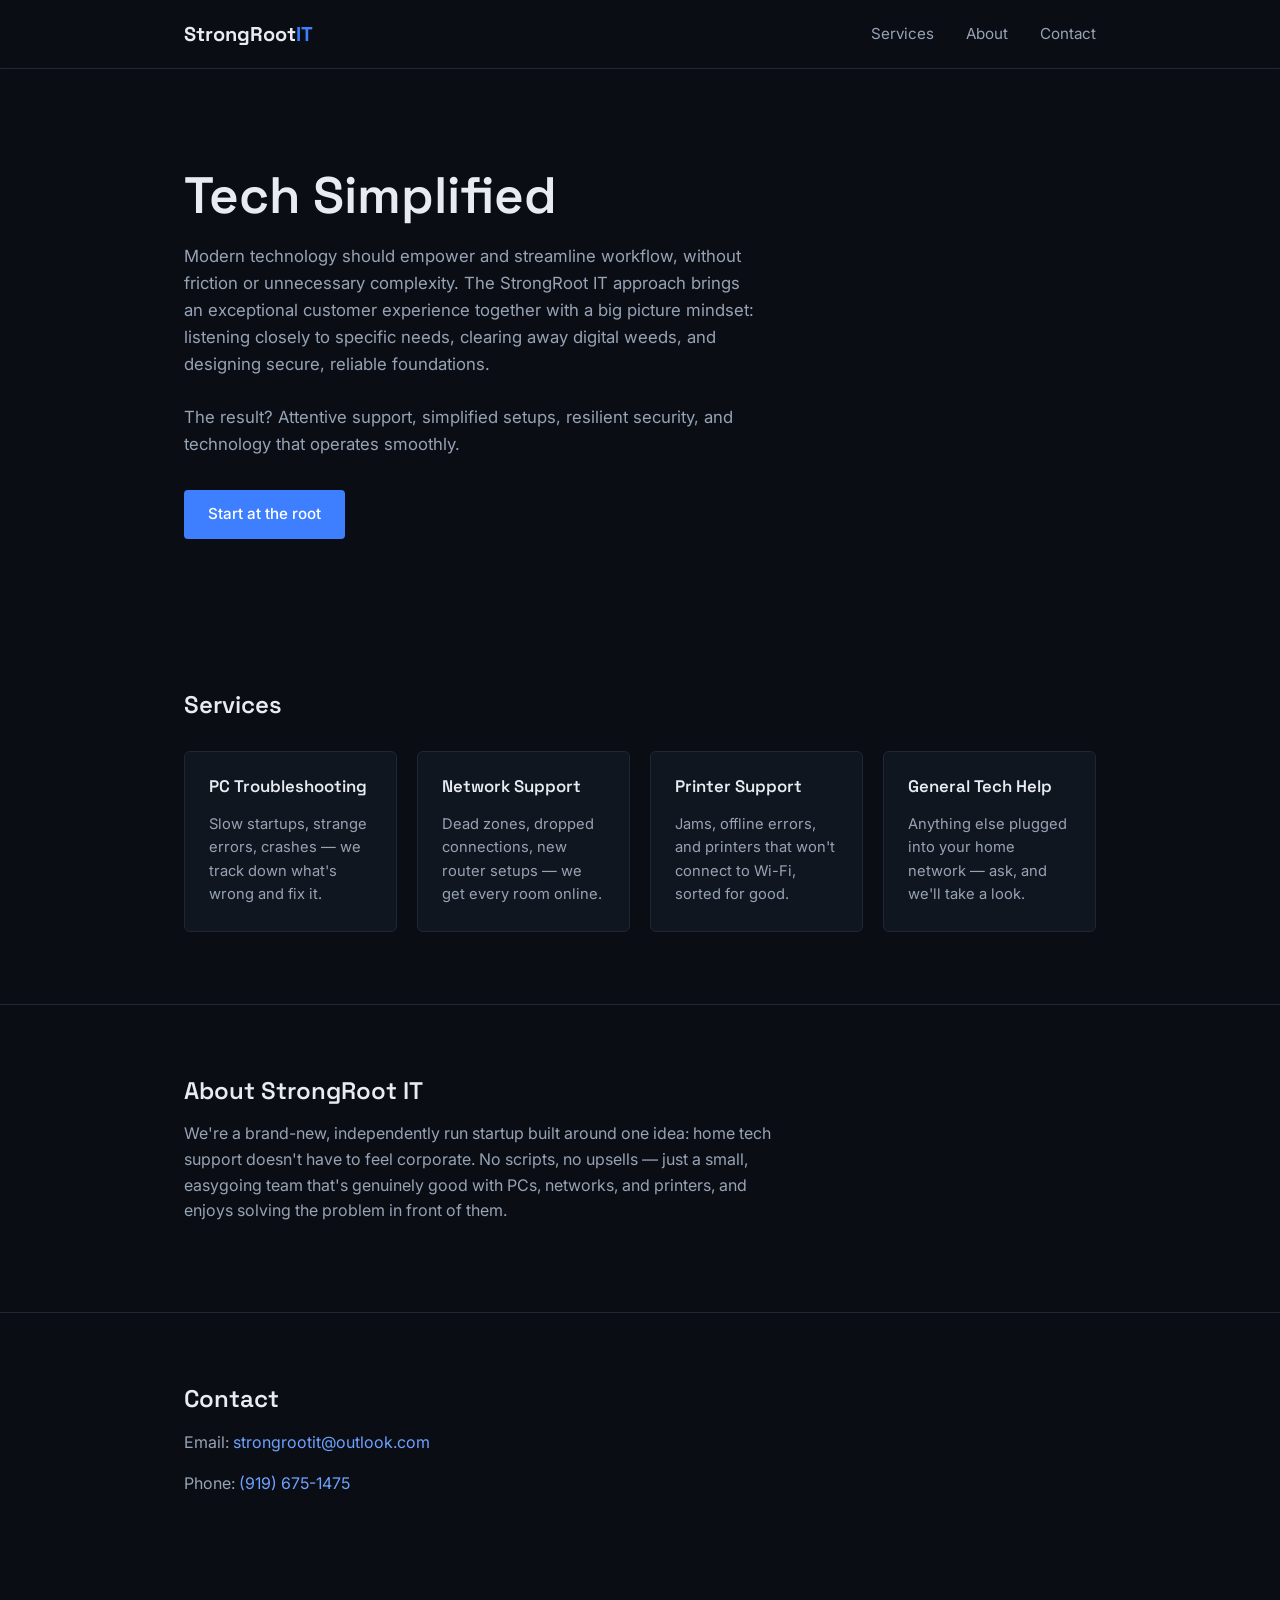
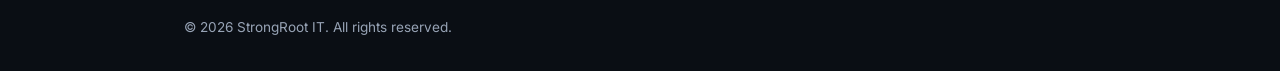
<file: index.html>
<!DOCTYPE html>
<html lang="en">
<head>
  <meta charset="UTF-8">
  <meta name="viewport" content="width=device-width, initial-scale=1.0">
  <title>StrongRoot IT | Managed IT Support, AI, Networking &amp; Performance</title>
  <link rel="stylesheet" href="style.css">
  <link rel="preconnect" href="https://fonts.googleapis.com">
  <link rel="preconnect" href="https://fonts.gstatic.com" crossorigin>
  <link href="https://fonts.googleapis.com/css2?family=Space+Grotesk:wght@500;600;700&family=Inter:wght@400;500&display=swap" rel="stylesheet">
</head>
<body>

  <header class="site-header">
    <div class="wrap header-inner">
      <a href="/" class="logo">StrongRoot<span>IT</span></a>
      <nav>
        <a href="#services">Services</a>
        <a href="#about">About</a>
        <a href="#contact">Contact</a>
      </nav>
    </div>
  </header>

 <main>
  <section class="hero">
    <div class="wrap">
      <h1>Tech Simplified</h1>
      <p class="hero-sub">
        Modern technology should empower and streamline workflow, without friction or unnecessary complexity. The StrongRoot IT approach brings an exceptional customer experience together with a big picture mindset: listening closely to specific needs, clearing away digital weeds, and designing secure, reliable foundations.
        <br><br>
        The result? Attentive support, simplified setups, resilient security, and technology that operates smoothly.
      </p>
      <a href="#contact" class="btn">Start at the root</a>
    </div>
  </section>
</main>

    <section id="services" class="services">
      <div class="wrap">
        <h2>Services</h2>
        <div class="service-grid">
          <div class="service-card">
            <h3>PC Troubleshooting</h3>
            <p>Slow startups, strange errors, crashes — we track down what's wrong and fix it.</p>
          </div>
          <div class="service-card">
            <h3>Network Support</h3>
            <p>Dead zones, dropped connections, new router setups — we get every room online.</p>
          </div>
          <div class="service-card">
            <h3>Printer Support</h3>
            <p>Jams, offline errors, and printers that won't connect to Wi-Fi, sorted for good.</p>
          </div>
          <div class="service-card">
            <h3>General Tech Help</h3>
            <p>Anything else plugged into your home network — ask, and we'll take a look.</p>
          </div>
        </div>
      </div>
    </section>

    <section id="about" class="about">
      <div class="wrap">
        <h2>About StrongRoot IT</h2>
        <p>
          We're a brand-new, independently run startup built around one idea:
          home tech support doesn't have to feel corporate. No scripts, no
          upsells — just a small, easygoing team that's genuinely good with
          PCs, networks, and printers, and enjoys solving the problem in
          front of them.
        </p>
      </div>
    </section>

    <section id="contact" class="contact">
      <div class="wrap">
        <h2>Contact</h2>
        <p>Email: <a href="mailto:strongrootit@outlook.com">strongrootit@outlook.com</a></p>
        <p>Phone: <a href="tel:+19196751475">(919) 675-1475</a></p>
      </div>
    </section>
  </main>

  <footer class="site-footer">
    <div class="wrap">
      <p>&copy; 2026 StrongRoot IT. All rights reserved.</p>
    </div>
  </footer>

</body>
</html>
</file>
<file: style.css>
:root {
  --bg: #0a0e14;
  --bg-raised: #10161f;
  --border: #1e2733;
  --blue: #3d7fff;
  --blue-bright: #6ea1ff;
  --text: #e8ecf2;
  --text-dim: #97a3b5;
  --font-display: 'Space Grotesk', 'Segoe UI', sans-serif;
  --font-body: 'Inter', 'Segoe UI', sans-serif;
}

* {
  box-sizing: border-box;
}

html {
  scroll-behavior: smooth;
}

body {
  margin: 0;
  background: var(--bg);
  color: var(--text);
  font-family: var(--font-body);
  line-height: 1.6;
}

.wrap {
  max-width: 960px;
  margin: 0 auto;
  padding: 0 24px;
}

a {
  color: var(--blue-bright);
  text-decoration: none;
}

a:hover,
a:focus-visible {
  text-decoration: underline;
}

h1, h2, h3 {
  font-family: var(--font-display);
  font-weight: 600;
  line-height: 1.2;
  margin: 0 0 16px;
}

/* Header */

.site-header {
  border-bottom: 1px solid var(--border);
  position: sticky;
  top: 0;
  background: rgba(10, 14, 20, 0.9);
  backdrop-filter: blur(6px);
  z-index: 10;
}

.header-inner {
  display: flex;
  align-items: center;
  justify-content: space-between;
  padding-top: 18px;
  padding-bottom: 18px;
}

.logo {
  font-family: var(--font-display);
  font-weight: 700;
  font-size: 1.25rem;
  color: var(--text);
}

.logo span {
  color: var(--blue);
}

.logo:hover {
  text-decoration: none;
}

nav a {
  color: var(--text-dim);
  margin-left: 28px;
  font-size: 0.95rem;
}

nav a:hover,
nav a:focus-visible {
  color: var(--text);
}

/* Hero */

.hero {
  padding: 96px 0 80px;
  border-bottom: 1px solid var(--border);
}

.hero h1 {
  font-size: clamp(2rem, 5vw, 3.2rem);
  max-width: 14ch;
  color: var(--text);
}

.hero-sub {
  color: var(--text-dim);
  max-width: 52ch;
  font-size: 1.05rem;
  margin-bottom: 32px;
}

.btn {
  display: inline-block;
  background: var(--blue);
  color: #fff;
  padding: 12px 24px;
  border-radius: 4px;
  font-weight: 500;
  font-size: 0.95rem;
}

.btn:hover,
.btn:focus-visible {
  background: var(--blue-bright);
  text-decoration: none;
}

/* Sections */

section {
  padding: 72px 0;
  border-bottom: 1px solid var(--border);
}

section:last-of-type {
  border-bottom: none;
}

.service-grid {
  display: grid;
  grid-template-columns: repeat(auto-fit, minmax(200px, 1fr));
  gap: 20px;
  margin-top: 32px;
}

.service-card {
  background: var(--bg-raised);
  border: 1px solid var(--border);
  border-radius: 6px;
  padding: 24px;
}

.service-card h3 {
  font-size: 1.05rem;
  color: var(--text);
}

.service-card p {
  color: var(--text-dim);
  margin: 0;
  font-size: 0.92rem;
}

.about p,
.contact p {
  color: var(--text-dim);
  max-width: 60ch;
}

/* Footer */

.site-footer {
  padding: 32px 0;
}

.site-footer p {
  color: var(--text-dim);
  font-size: 0.85rem;
  margin: 0;
}

/* Accessibility */

a:focus-visible,
button:focus-visible {
  outline: 2px solid var(--blue-bright);
  outline-offset: 2px;
}

@media (prefers-reduced-motion: reduce) {
  html {
    scroll-behavior: auto;
  }
}
</file>
